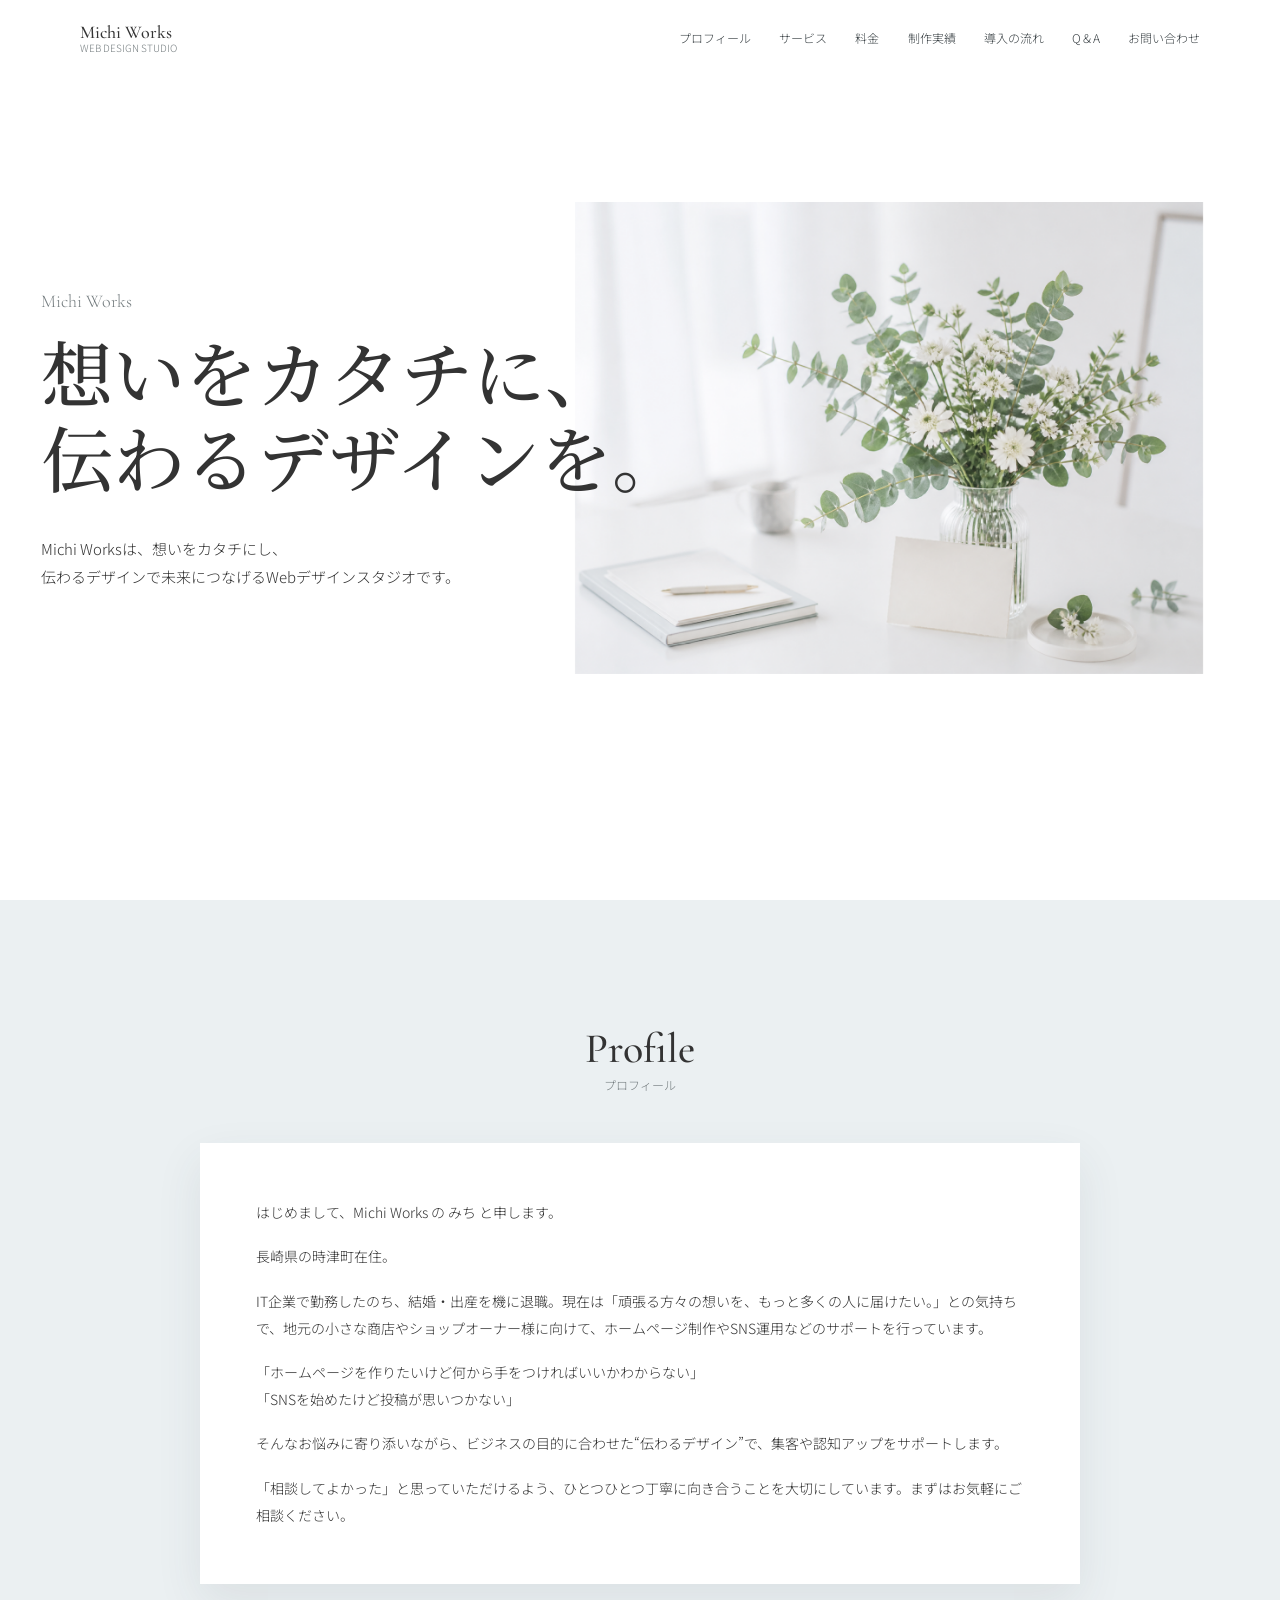
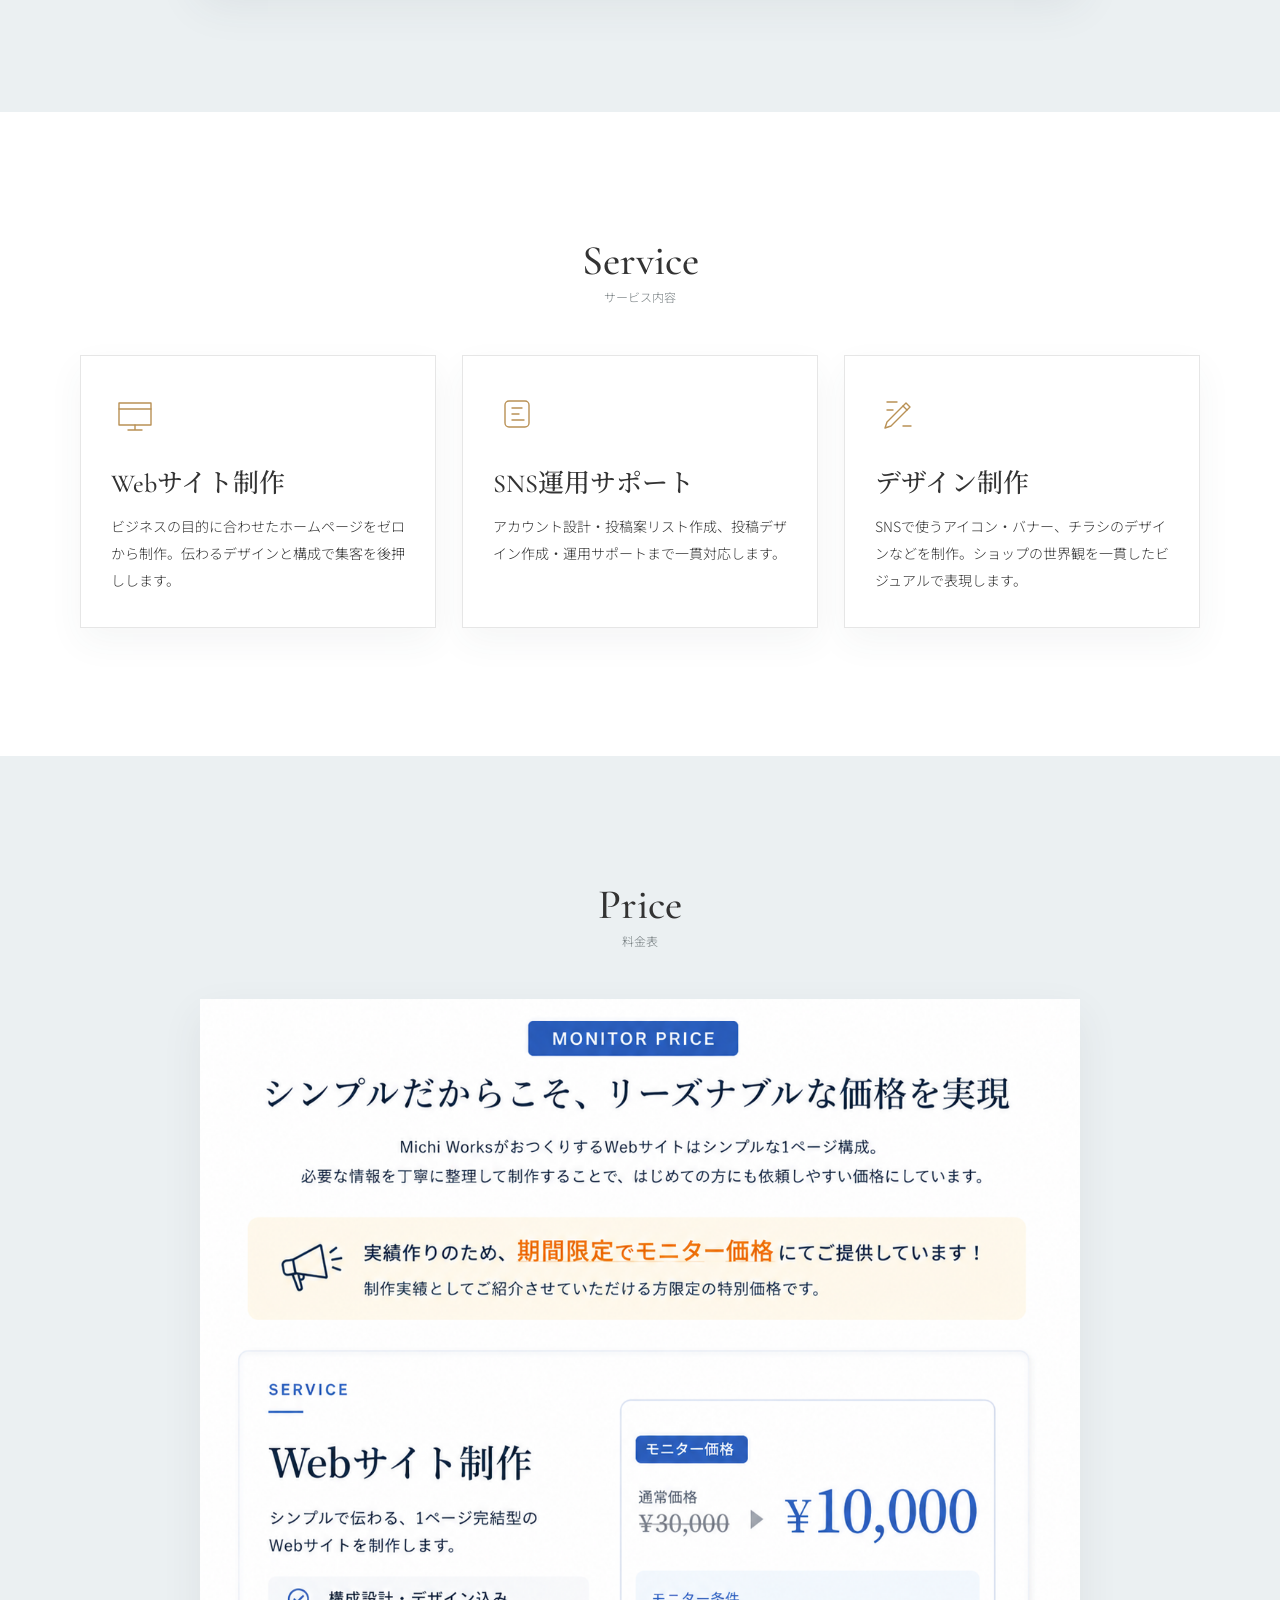
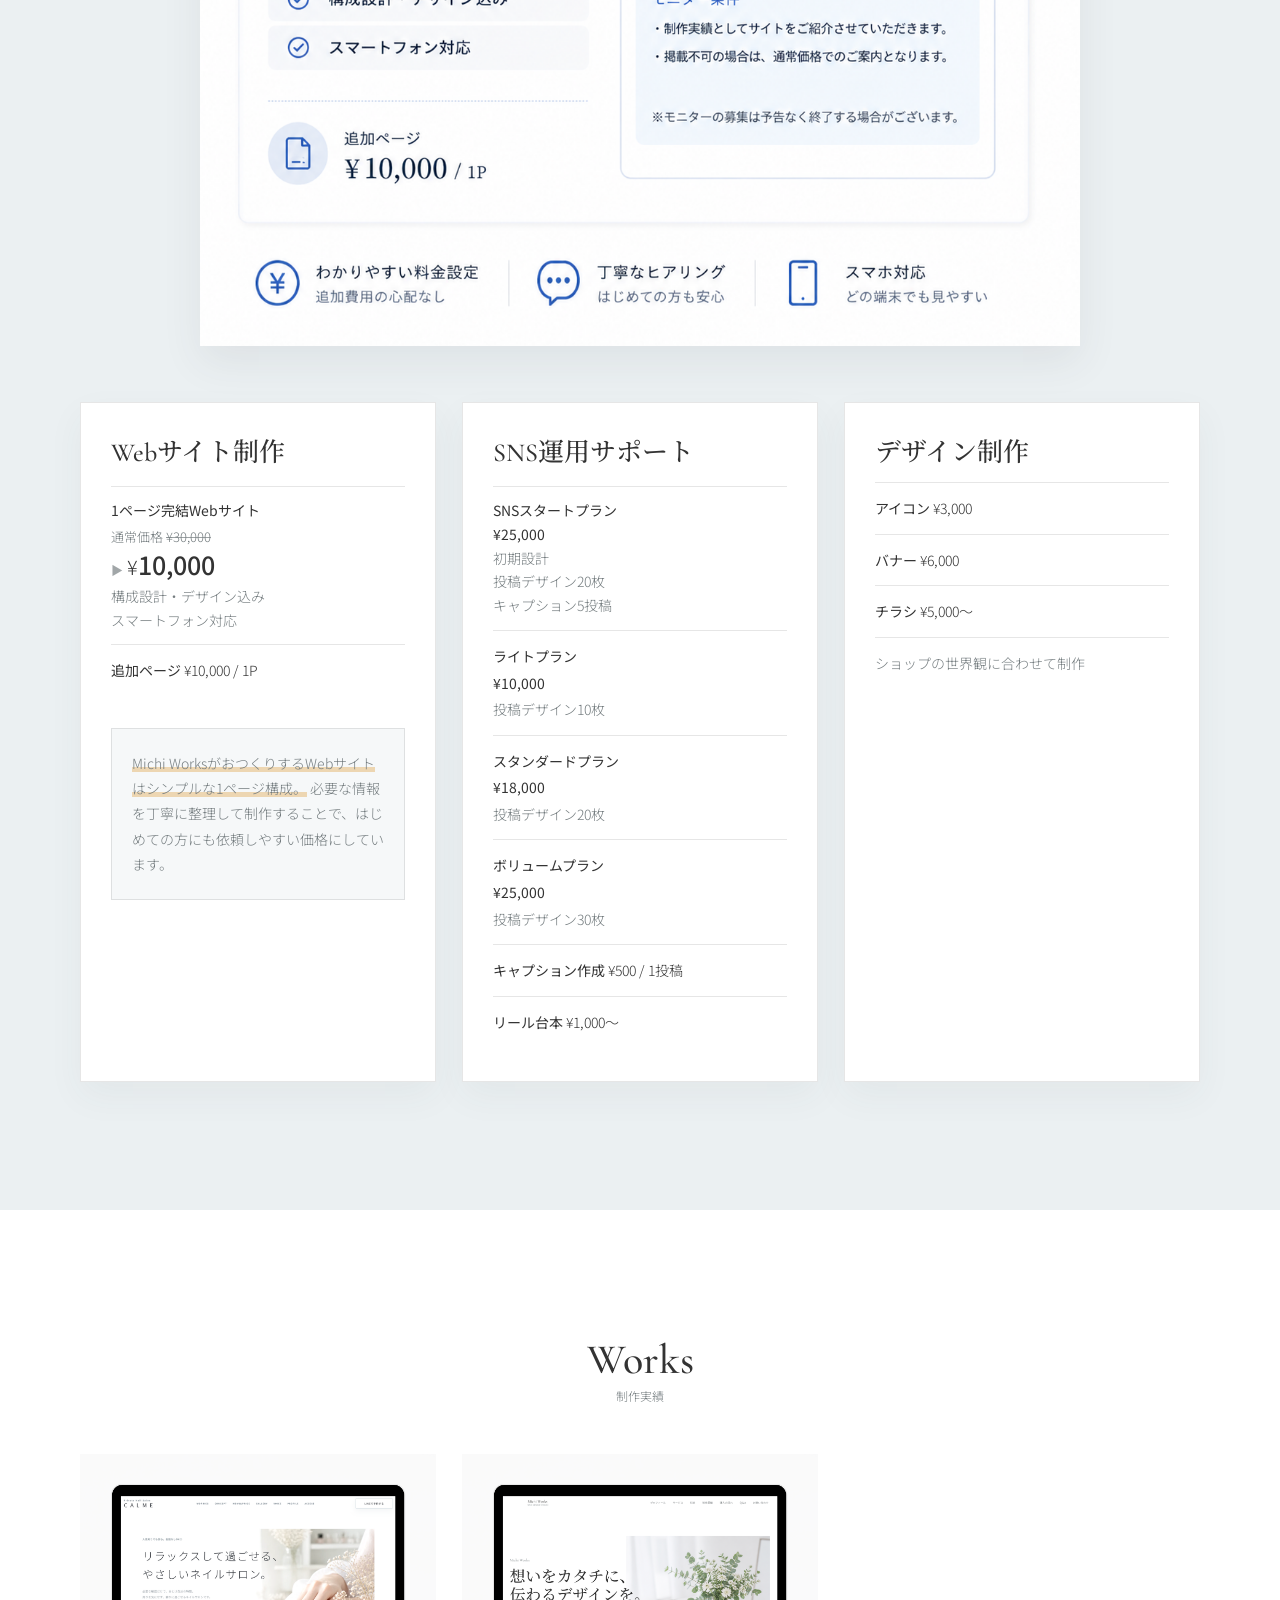
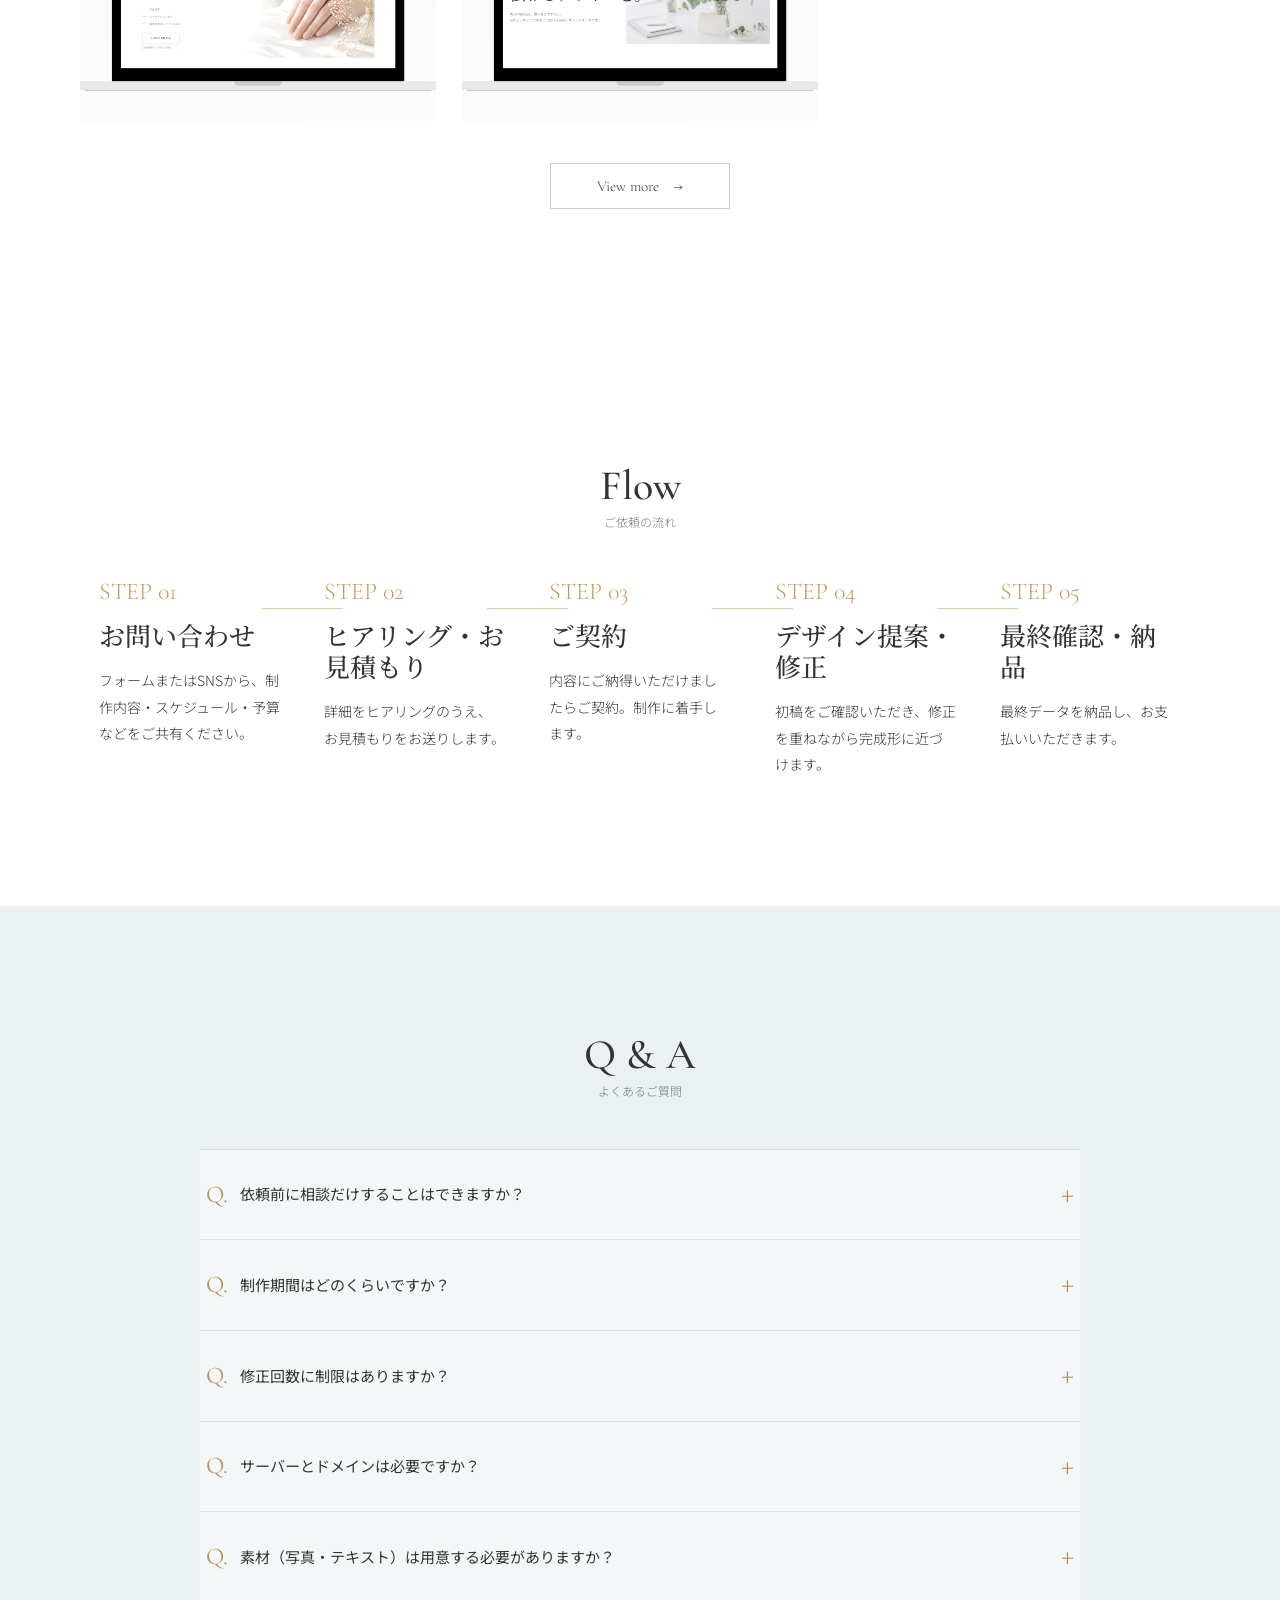
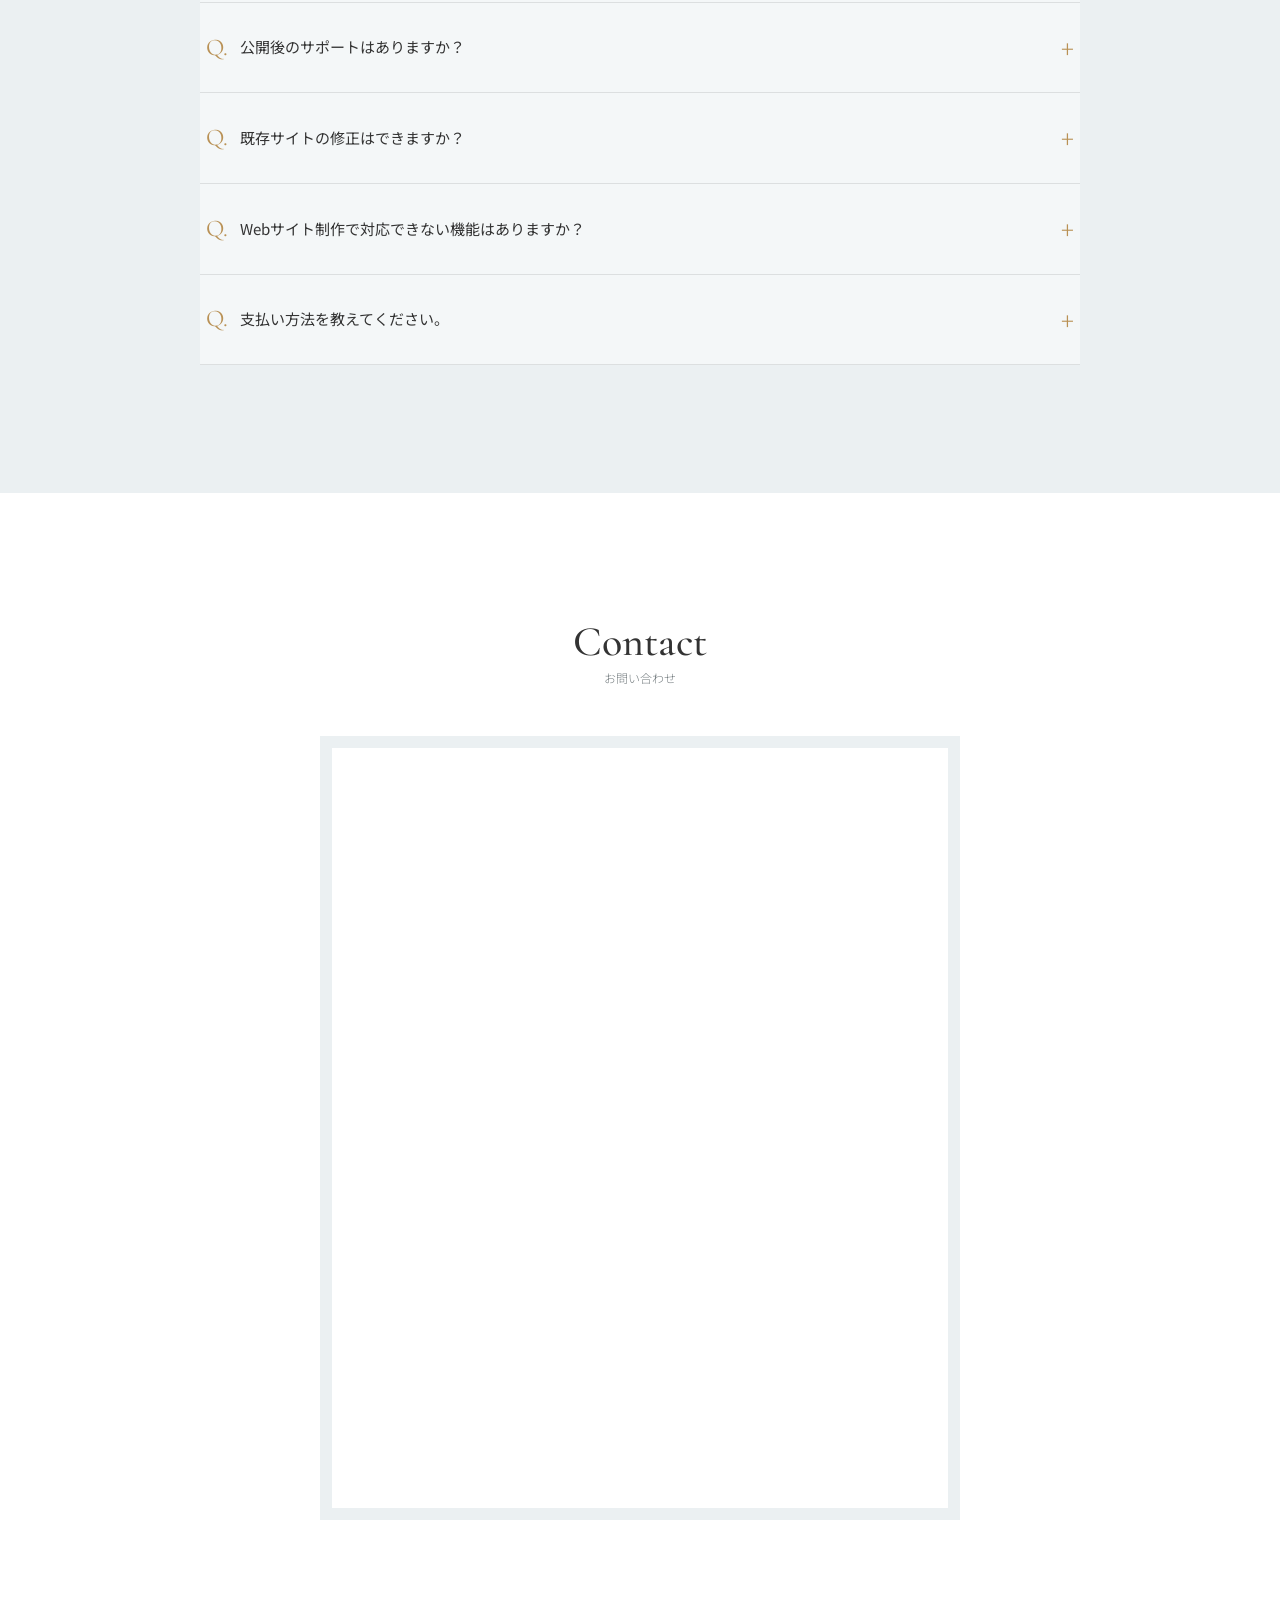
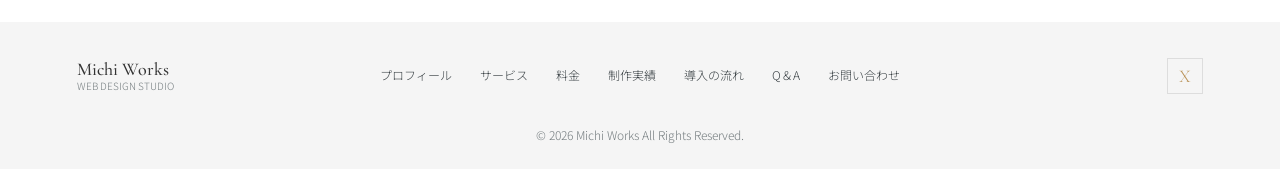
<file: index.html>
<!doctype html>
<html lang="ja">
  <head>
    <meta charset="utf-8">
    <!-- Google Tag Manager -->
    <script>(function(w,d,s,l,i){w[l]=w[l]||[];w[l].push({'gtm.start':
    new Date().getTime(),event:'gtm.js'});var f=d.getElementsByTagName(s)[0],
    j=d.createElement(s),dl=l!='dataLayer'?'&l='+l:'';j.async=true;j.src=
    'https://www.googletagmanager.com/gtm.js?id='+i+dl;f.parentNode.insertBefore(j,f);
    })(window,document,'script','dataLayer','GTM-KZBZVL5W');</script>
    <!-- End Google Tag Manager -->
    <meta name="viewport" content="width=device-width, initial-scale=1">
    <meta name="description" content="Michi Worksは、個人商店やショップオーナー様に向けたWebサイト制作・SNS運用サポート・デザイン制作を行うWebデザインスタジオです。">
    <title>Michi Works | Web Design Studio</title>
    <meta property="og:site_name" content="Michi Works">
    <meta property="og:title" content="Michi Works | Web Design Studio">
    <meta property="og:description" content="Michi Worksは、個人商店やショップオーナー様に向けたWebサイト制作・SNS運用サポート・デザイン制作を行うWebデザインスタジオです。">
    <meta property="og:type" content="website">
    <meta property="og:url" content="https://michi-works.com/">
    <meta property="og:image" content="https://michi-works.com/assets/ogp.png">
    <meta property="og:image:width" content="1200">
    <meta property="og:image:height" content="630">
    <meta property="og:locale" content="ja_JP">
    <meta name="twitter:card" content="summary_large_image">
    <meta name="twitter:title" content="Michi Works | Web Design Studio">
    <meta name="twitter:description" content="Michi Worksは、個人商店やショップオーナー様に向けたWebサイト制作・SNS運用サポート・デザイン制作を行うWebデザインスタジオです。">
    <meta name="twitter:image" content="https://michi-works.com/assets/ogp.png">
    <link rel="preconnect" href="https://fonts.googleapis.com">
    <link rel="preconnect" href="https://fonts.gstatic.com" crossorigin>
    <link href="https://fonts.googleapis.com/css2?family=Cormorant+Garamond:wght@400;500;600&family=Noto+Sans+JP:wght@300;400;500&family=Noto+Serif+JP:wght@400;500&display=swap" rel="stylesheet">
    <link rel="stylesheet" href="styles.css">
  </head>
  <body>
    <!-- Google Tag Manager (noscript) -->
    <noscript><iframe src="https://www.googletagmanager.com/ns.html?id=GTM-KZBZVL5W"
    height="0" width="0" style="display:none;visibility:hidden"></iframe></noscript>
    <!-- End Google Tag Manager (noscript) -->
    <header class="site-header">
      <a class="brand" href="#top" aria-label="Michi Works ホーム">
        <span>Michi Works</span>
        <small>Web Design Studio</small>
      </a>
      <button class="menu-toggle" type="button" aria-label="メニューを開く" aria-expanded="false" aria-controls="site-nav">
        <span></span>
        <span></span>
      </button>
      <nav class="site-nav" id="site-nav" aria-label="グローバルナビゲーション">
        <a href="#profile">プロフィール</a>
        <a href="#service">サービス</a>
        <a href="#price">料金</a>
        <a href="#works">制作実績</a>
        <a href="#flow">導入の流れ</a>
        <a href="#qa">Q＆A</a>
        <a href="#contact">お問い合わせ</a>
      </nav>
    </header>

    <main id="top">
      <section class="hero section">
        <div class="hero-copy">
          <p class="eyebrow">Michi Works</p>
          <h1><span class="hero-line">想いをカタチに、</span><span class="hero-line">伝わるデザインを。</span></h1>
          <p class="lead">Michi Worksは、想いをカタチにし、<br>伝わるデザインで未来につなげるWebデザインスタジオです。</p>
        </div>
        <figure class="hero-image">
          <img src="assets/hero-botanical.png" alt="ユーカリと白い花、ステーショナリーを写した明るいビジュアル">
        </figure>
      </section>

      <section class="profile section soft" id="profile">
        <div class="section-heading">
          <p>Profile</p>
          <h2>プロフィール</h2>
        </div>
        <div class="profile-layout">
          <div class="profile-text">
            <p>はじめまして、Michi Works の みち と申します。</p>
            <p>長崎県の時津町在住。</p>
            <p>IT企業で勤務したのち、結婚・出産を機に退職。現在は「頑張る方々の想いを、もっと多くの人に届けたい。」との気持ちで、地元の小さな商店やショップオーナー様に向けて、ホームページ制作やSNS運用などのサポートを行っています。</p>
            <p>「ホームページを作りたいけど何から手をつければいいかわからない」<br>「SNSを始めたけど投稿が思いつかない」</p>
            <p>そんなお悩みに寄り添いながら、ビジネスの目的に合わせた“伝わるデザイン”で、集客や認知アップをサポートします。</p>
            <p>「相談してよかった」と思っていただけるよう、ひとつひとつ丁寧に向き合うことを大切にしています。まずはお気軽にご相談ください。</p>
          </div>
        </div>
      </section>

      <section class="section" id="service">
        <div class="section-heading">
          <p>Service</p>
          <h2>サービス内容</h2>
        </div>
        <div class="service-grid">
          <article class="service-card">
            <svg viewBox="0 0 48 48" aria-hidden="true"><path d="M8 13h32v22H8z"/><path d="M8 19h32M17 40h14M24 35v5"/></svg>
            <h3>Webサイト制作</h3>
            <p>ビジネスの目的に合わせたホームページをゼロから制作。伝わるデザインと構成で集客を後押しします。</p>
          </article>
          <article class="service-card">
            <svg viewBox="0 0 48 48" aria-hidden="true"><path d="M16 11h16a4 4 0 0 1 4 4v18a4 4 0 0 1-4 4H16a4 4 0 0 1-4-4V15a4 4 0 0 1 4-4z"/><path d="M19 18h10M19 24h7M19 30h12"/></svg>
            <h3>SNS運用サポート</h3>
            <p>アカウント設計・投稿案リスト作成、投稿デザイン作成・運用サポートまで一貫対応します。</p>
          </article>
          <article class="service-card">
            <svg viewBox="0 0 48 48" aria-hidden="true"><path d="M12 32 31 13l4 4-19 19-6 2z"/><path d="m28 16 4 4M12 12h10M12 20h6M28 36h8"/></svg>
            <h3>デザイン制作</h3>
            <p>SNSで使うアイコン・バナー、チラシのデザインなどを制作。ショップの世界観を一貫したビジュアルで表現します。</p>
          </article>
        </div>
      </section>

      <section class="section soft" id="price">
        <div class="section-heading">
          <p>Price</p>
          <h2>料金表</h2>
        </div>
        <figure class="limited-price">
          <img src="assets/limited_price.png" alt="期間限定価格のお知らせ">
        </figure>
        <div class="price-grid">
          <article class="price-card">
            <h3>Webサイト制作</h3>
            <p class="price-details"><span class="price-strong">1ページ完結Webサイト</span><br><span class="price-offer"><span class="regular-price">通常価格 <s>¥30,000</s></span><span class="monitor-price"><span class="price-arrow" aria-hidden="true">▶</span>¥<span class="sale-price">10,000</span></span></span><br>構成設計・デザイン込み<br>スマートフォン対応</p>
            <ul>
              <li><span class="price-strong">追加ページ <strong>¥10,000 / 1P</strong></span></li>
            </ul>
            <div class="price-reason">
              <p><span class="soft-underline">Michi WorksがおつくりするWebサイトはシンプルな1ページ構成。</span> 必要な情報を丁寧に整理して制作することで、はじめての方にも依頼しやすい価格にしています。</p>
            </div>
          </article>
          <article class="price-card featured">
            <h3>SNS運用サポート</h3>
            <p class="price-details"><span class="price-strong">SNSスタートプラン</span><br><span class="price-strong">¥25,000</span><br>初期設計<br>投稿デザイン20枚<br>キャプション5投稿</p>
            <ul>
              <li><span class="price-strong">ライトプラン</span><br><strong class="price-strong">¥10,000</strong><br>投稿デザイン10枚</li>
              <li><span class="price-strong">スタンダードプラン</span><br><strong class="price-strong">¥18,000</strong><br>投稿デザイン20枚</li>
              <li><span class="price-strong">ボリュームプラン</span><br><strong class="price-strong">¥25,000</strong><br>投稿デザイン30枚</li>
              <li><span class="price-strong">キャプション作成 <strong>¥500 / 1投稿</strong></span></li>
              <li><span class="price-strong">リール台本 <strong>¥1,000〜</strong></span></li>
            </ul>
          </article>
          <article class="price-card">
            <h3>デザイン制作</h3>
            <ul>
              <li><span class="price-strong">アイコン <strong>¥3,000</strong></span></li>
              <li><span class="price-strong">バナー <strong>¥6,000</strong></span></li>
              <li><span class="price-strong">チラシ <strong>¥5,000〜</strong></span></li>
              <li>ショップの世界観に合わせて制作</li>
            </ul>
          </article>
        </div>
      </section>

      <section class="section" id="works">
        <div class="section-heading">
          <p>Works</p>
          <h2>制作実績</h2>
        </div>
        <div class="works-grid">
          <a class="work-card work-popup-link" href="works/2026-05-15_sample-nailsalon_website/2026-05-15_sample-nailsalon_website.html" aria-label="Webサイト制作 Private Nail Salon CALME の制作実績をポップアップで開く">
            <div class="work-visual">
              <img src="works/2026-05-15_sample-nailsalon_website/mockup_sample_nailsalon.png" alt="Webサイト制作「Private Nail Salon CALME」のモックアップサムネイル">
            </div>
            <div class="work-caption">
              <h3>Webサイト制作「Private Nail Salon CALME」</h3>
              <p>落ち着いた世界観と予約導線が伝わるサイトを制作。<br>※このWebサイトはMichiWorksが自主製作したサンプルサイトです。</p>
              <time datetime="2026-05-15">2026年5月15日</time>
            </div>
          </a>
          <a class="work-card work-popup-link" href="works/2026-05-08_michi-works_website/2026-05-08_michi-works_website.html" aria-label="Webサイト制作 Michi Works の制作実績をポップアップで開く">
            <div class="work-visual">
              <img src="works/2026-05-08_michi-works_website/mockup_michi-works.png" alt="Webサイト制作「Michi Works」のモックアップサムネイル">
            </div>
            <div class="work-caption">
              <h3>Webサイト制作「Michi Works」</h3>
              <p>問い合わせまで自然につながる構成で制作。</p>
              <time datetime="2026-05-08">2026年5月8日</time>
            </div>
          </a>
        </div>
        <a class="text-button" href="#works">View more <span>→</span></a>
      </section>

      <section class="section flow" id="flow">
        <div class="section-heading">
          <p>Flow</p>
          <h2>ご依頼の流れ</h2>
        </div>
        <ol class="flow-list">
          <li><span>STEP 01</span><h3>お問い合わせ</h3><p>フォームまたはSNSから、制作内容・スケジュール・予算などをご共有ください。</p></li>
          <li><span>STEP 02</span><h3>ヒアリング・お見積もり</h3><p>詳細をヒアリングのうえ、お見積もりをお送りします。</p></li>
          <li><span>STEP 03</span><h3>ご契約</h3><p>内容にご納得いただけましたらご契約。制作に着手します。</p></li>
          <li><span>STEP 04</span><h3>デザイン提案・修正</h3><p>初稿をご確認いただき、修正を重ねながら完成形に近づけます。</p></li>
          <li><span>STEP 05</span><h3>最終確認・納品</h3><p>最終データを納品し、お支払いいただきます。</p></li>
        </ol>
      </section>

      <section class="section soft" id="qa">
        <div class="section-heading">
          <p>Q &amp; A</p>
          <h2>よくあるご質問</h2>
        </div>
        <div class="faq-list">
          <details>
            <summary><span>Q.</span>依頼前に相談だけすることはできますか？</summary>
            <p><span>A.</span>はい、もちろんです。お問い合わせフォームよりお気軽にご連絡ください。事前相談・お見積もりは無料です。</p>
          </details>
          <details>
            <summary><span>Q.</span>制作期間はどのくらいですか？</summary>
            <p><span>A.</span>内容によりますが、Webサイトで1か月が目安です。SNS運用サポートについては、投稿デザイン10枚で1週間が目安です。お急ぎの場合はご相談ください。</p>
          </details>
          <details>
            <summary><span>Q.</span>修正回数に制限はありますか？</summary>
            <p><span>A.</span>修正回数に制限は設けていません。</p>
          </details>
          <details>
            <summary><span>Q.</span>サーバーとドメインは必要ですか？</summary>
            <p><span>A.</span>サーバーとドメインはどちらも必要です。お客さまご自身にてご契約をお願いします。取得の際のサポートは無料で行っております。</p>
          </details>
          <details>
            <summary><span>Q.</span>素材（写真・テキスト）は用意する必要がありますか？</summary>
            <p><span>A.</span>基本的にお客様にご用意いただきますが、ストック素材の手配も可能です。詳しくはヒアリング時にご確認ください。</p>
          </details>
          <details>
            <summary><span>Q.</span>公開後のサポートはありますか？</summary>
            <p><span>A.</span>納品から2週間は、無償でサポートいたします。無償サポート期間以降は、月額プランで対応します。サーバー・ドメインの障害や第三者編集後の不具合は対象外です。</p>
          </details>
          <details>
            <summary><span>Q.</span>既存サイトの修正はできますか？</summary>
            <p><span>A.</span>すでにお持ちのホームページの修正は、原則としてお受けしておりません。作り替えたい場合は「新規制作」として対応いたします。</p>
          </details>
          <details>
            <summary><span>Q.</span>Webサイト制作で対応できない機能はありますか？</summary>
            <p><span>A.</span>会員登録・ログイン機能、ネットショップ・カート機能、予約システム、商品検索・絞り込み機能には対応いたしかねます。</p>
          </details>
          <details>
            <summary><span>Q.</span>支払い方法を教えてください。</summary>
            <p><span>A.</span>銀行振込とクレジット支払いに対応しています。</p>
          </details>
        </div>
      </section>

      <section class="section contact" id="contact">
        <div class="section-heading">
          <p>Contact</p>
          <h2>お問い合わせ</h2>
        </div>
        <div class="form-frame">
          <iframe src="https://docs.google.com/forms/d/e/1FAIpQLSc5JntG9w4wKBd0bwu-jStQiojMh2JnatTg2srNlY6Qtrcbag/viewform?embedded=true" title="Michi Works お問い合わせフォーム" loading="lazy">読み込んでいます…</iframe>
        </div>
      </section>
    </main>

    <footer class="site-footer">
      <div class="footer-top">
        <a class="brand" href="#top">
          <span>Michi Works</span>
          <small>Web Design Studio</small>
        </a>
        <nav aria-label="フッターナビゲーション">
          <a href="#profile">プロフィール</a>
          <a href="#service">サービス</a>
          <a href="#price">料金</a>
          <a href="#works">制作実績</a>
          <a href="#flow">導入の流れ</a>
          <a href="#qa">Q＆A</a>
          <a href="#contact">お問い合わせ</a>
        </nav>
        <a class="sns" href="https://x.com/michi_lifeworks" target="_blank" rel="noopener" aria-label="Xを開く">X</a>
      </div>
      <p class="copyright">© 2026 Michi Works All Rights Reserved.</p>
    </footer>

    <script src="script.js"></script>
  </body>
</html>
</file>
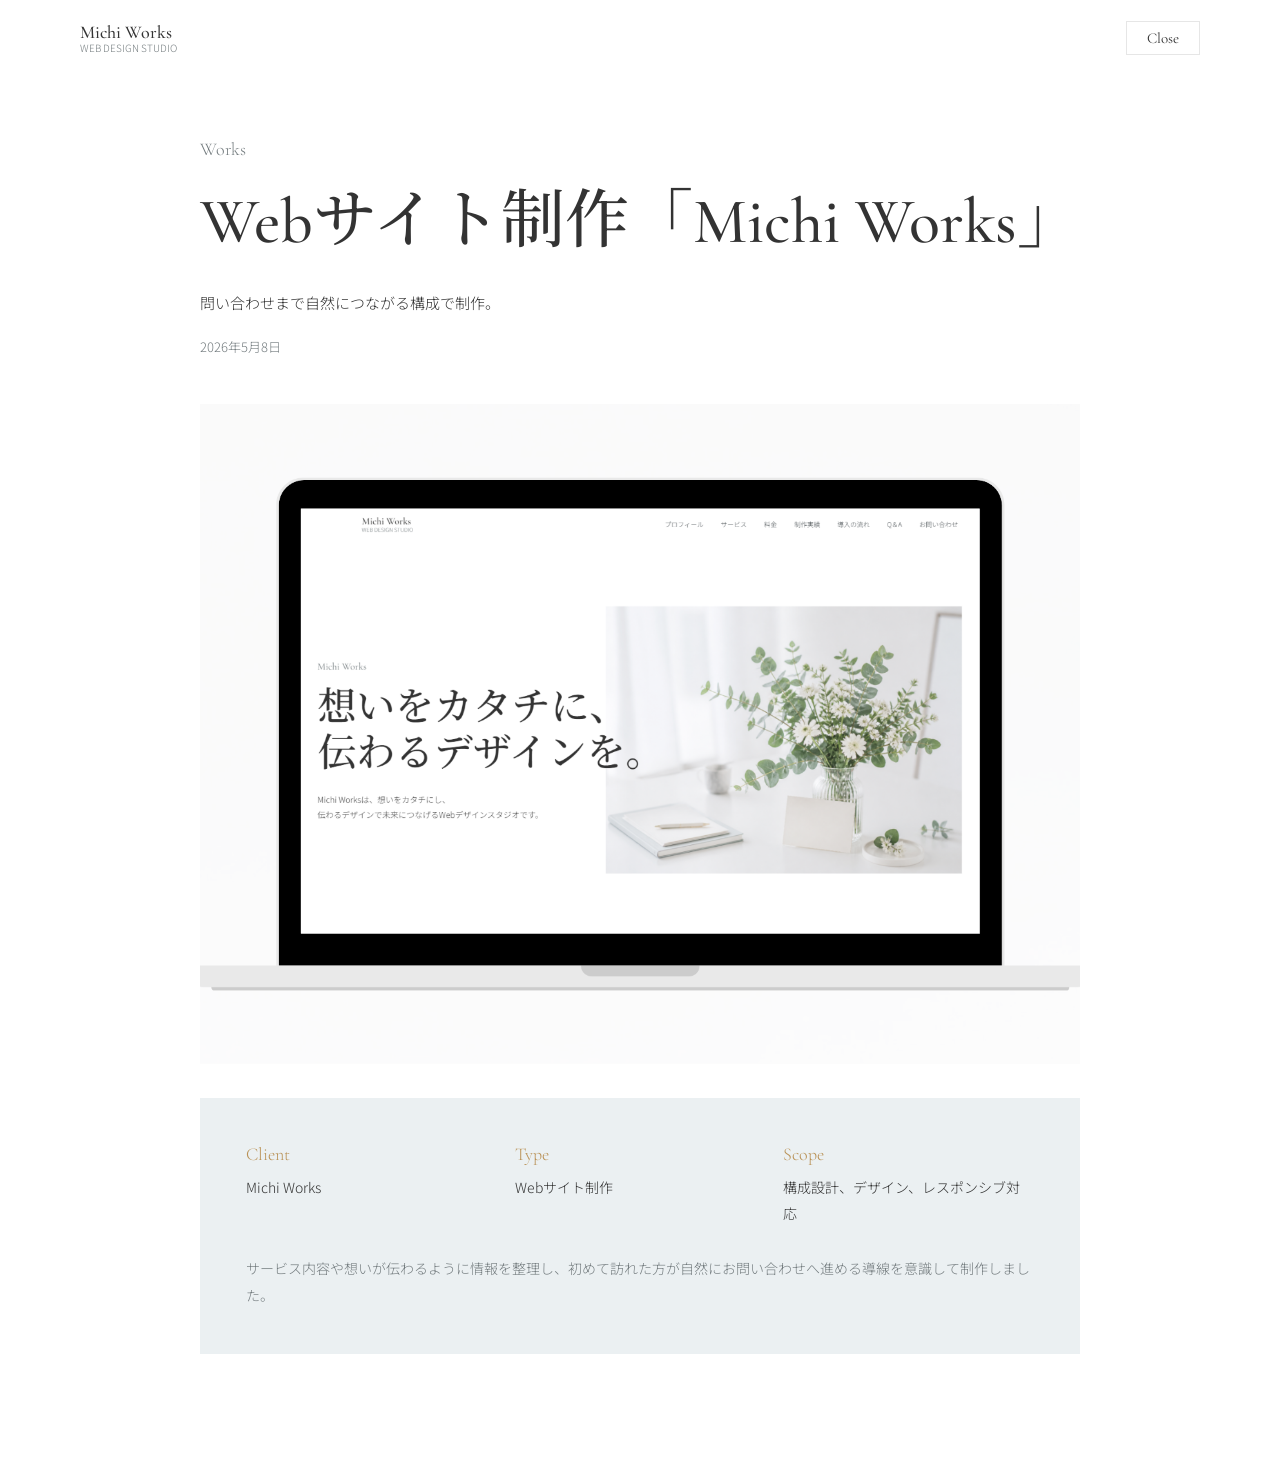
<file: works/2026-05-08_michi-works_website/2026-05-08_michi-works_website.html>
<!doctype html>
<html lang="ja">
  <head>
    <meta charset="utf-8">
    <!-- Google Tag Manager -->
    <script>(function(w,d,s,l,i){w[l]=w[l]||[];w[l].push({'gtm.start':
    new Date().getTime(),event:'gtm.js'});var f=d.getElementsByTagName(s)[0],
    j=d.createElement(s),dl=l!='dataLayer'?'&l='+l:'';j.async=true;j.src=
    'https://www.googletagmanager.com/gtm.js?id='+i+dl;f.parentNode.insertBefore(j,f);
    })(window,document,'script','dataLayer','GTM-KZBZVL5W');</script>
    <!-- End Google Tag Manager -->
    <meta name="viewport" content="width=device-width, initial-scale=1">
    <meta name="description" content="Webサイト制作「Michi Works」の制作実績詳細ページです。">
    <title>Webサイト制作「Michi Works」 | Works | Michi Works</title>
    <meta property="og:site_name" content="Michi Works">
    <meta property="og:title" content="Webサイト制作「Michi Works」 | Works | Michi Works">
    <meta property="og:description" content="Webサイト制作「Michi Works」の制作実績詳細ページです。">
    <meta property="og:type" content="article">
    <meta property="og:url" content="https://michi-works.com/works/2026-05-08_michi-works_website/2026-05-08_michi-works_website.html">
    <meta property="og:image" content="https://michi-works.com/assets/ogp.png">
    <meta property="og:image:width" content="1200">
    <meta property="og:image:height" content="630">
    <meta property="og:locale" content="ja_JP">
    <meta name="twitter:card" content="summary_large_image">
    <meta name="twitter:title" content="Webサイト制作「Michi Works」 | Works | Michi Works">
    <meta name="twitter:description" content="Webサイト制作「Michi Works」の制作実績詳細ページです。">
    <meta name="twitter:image" content="https://michi-works.com/assets/ogp.png">
    <link rel="preconnect" href="https://fonts.googleapis.com">
    <link rel="preconnect" href="https://fonts.gstatic.com" crossorigin>
    <link href="https://fonts.googleapis.com/css2?family=Cormorant+Garamond:wght@400;500;600&family=Noto+Sans+JP:wght@300;400;500&family=Noto+Serif+JP:wght@400;500&display=swap" rel="stylesheet">
    <link rel="stylesheet" href="../../styles.css">
  </head>
  <body>
    <!-- Google Tag Manager (noscript) -->
    <noscript><iframe src="https://www.googletagmanager.com/ns.html?id=GTM-KZBZVL5W"
    height="0" width="0" style="display:none;visibility:hidden"></iframe></noscript>
    <!-- End Google Tag Manager (noscript) -->
    <header class="site-header popup-header">
      <div class="brand" aria-label="Michi Works">
        <span>Michi Works</span>
        <small>Web Design Studio</small>
      </div>
      <button class="popup-close" type="button" aria-label="閉じる">Close</button>
    </header>

    <main>
      <section class="section work-detail">
        <div class="work-detail-inner">
          <p class="eyebrow">Works</p>
          <h1>Webサイト制作「Michi Works」</h1>
          <p class="lead">問い合わせまで自然につながる構成で制作。</p>
          <time datetime="2026-05-08">2026年5月8日</time>

          <figure class="work-detail-visual">
            <img src="mockup_michi-works.png" alt="Michi WorksのWebサイト制作モックアップ">
          </figure>

          <div class="work-detail-card">
            <dl>
              <div>
                <dt>Client</dt>
                <dd>Michi Works</dd>
              </div>
              <div>
                <dt>Type</dt>
                <dd>Webサイト制作</dd>
              </div>
              <div>
                <dt>Scope</dt>
                <dd>構成設計、デザイン、レスポンシブ対応</dd>
              </div>
            </dl>
            <p>サービス内容や想いが伝わるように情報を整理し、初めて訪れた方が自然にお問い合わせへ進める導線を意識して制作しました。</p>
          </div>

        </div>
      </section>
    </main>

    <script src="../../script.js"></script>
  </body>
</html>
</file>
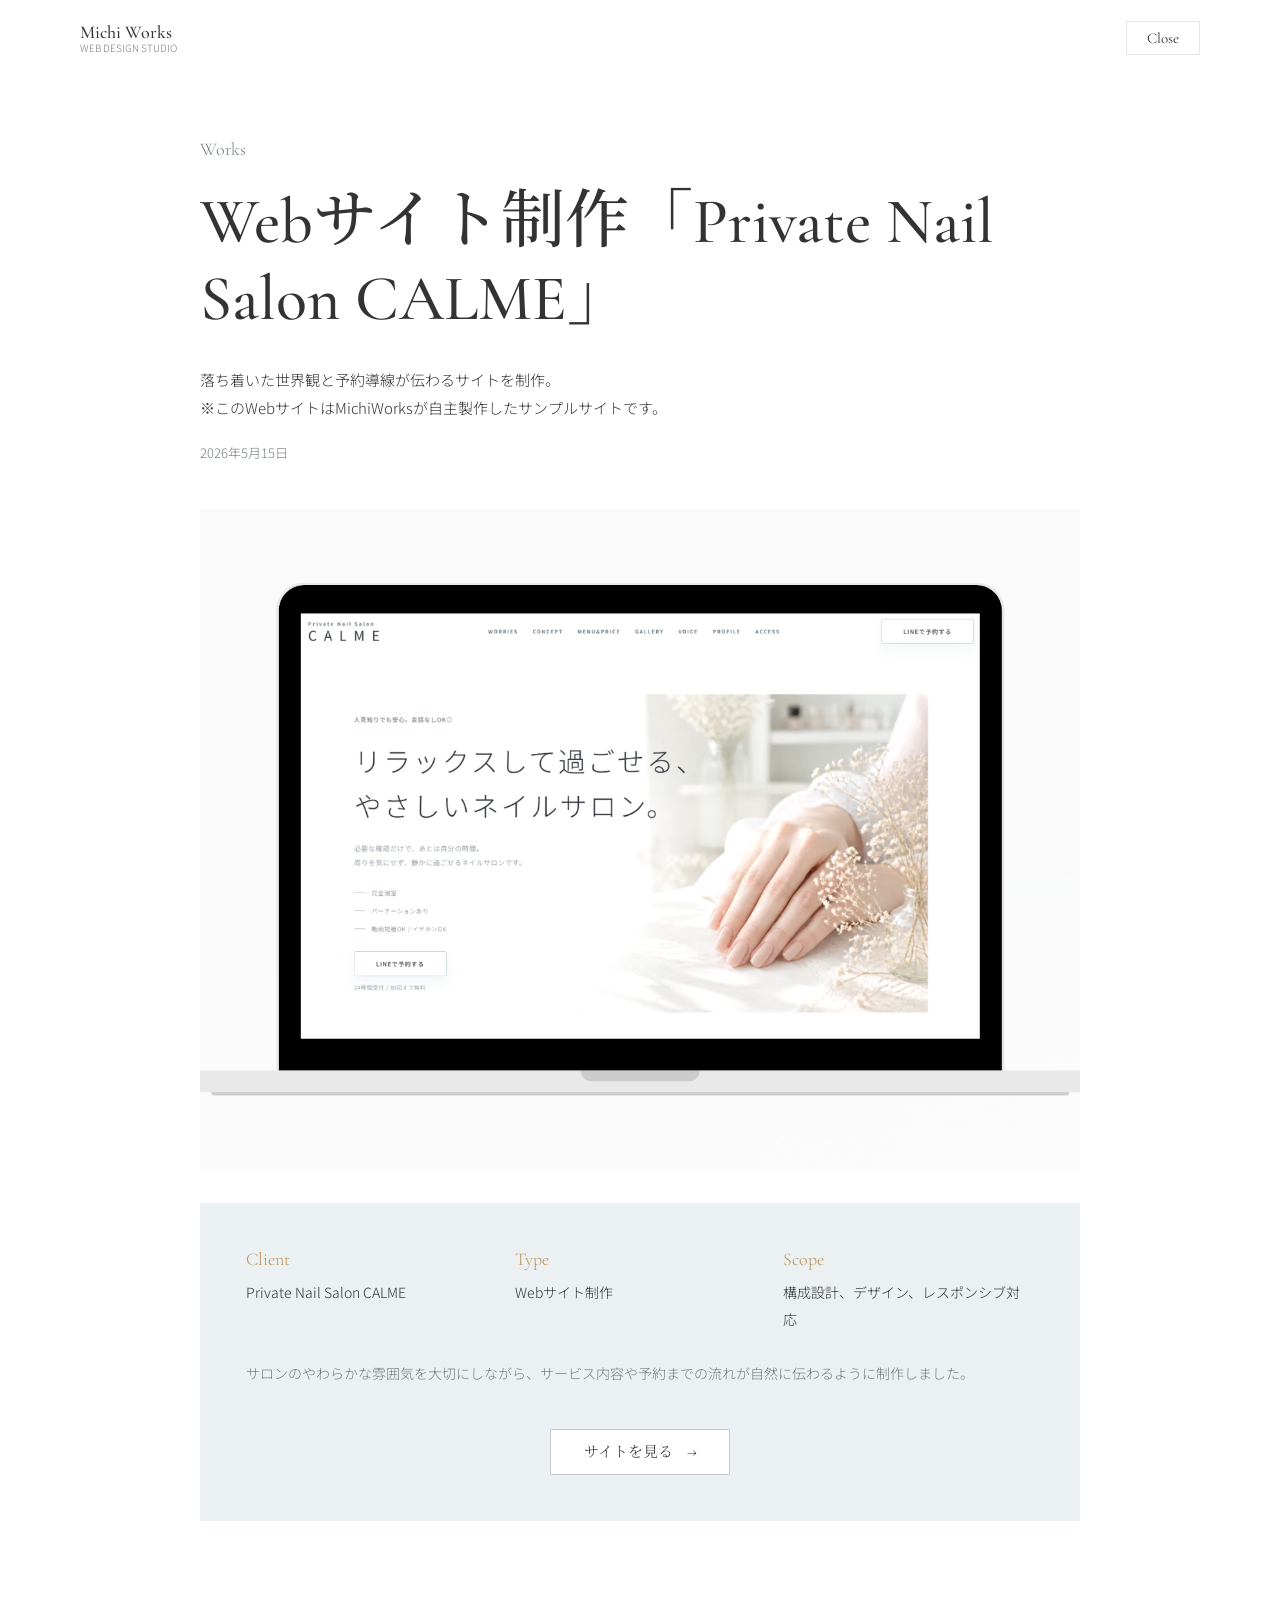
<file: works/2026-05-15_sample-nailsalon_website/2026-05-15_sample-nailsalon_website.html>
<!doctype html>
<html lang="ja">
  <head>
    <meta charset="utf-8">
    <!-- Google Tag Manager -->
    <script>(function(w,d,s,l,i){w[l]=w[l]||[];w[l].push({'gtm.start':
    new Date().getTime(),event:'gtm.js'});var f=d.getElementsByTagName(s)[0],
    j=d.createElement(s),dl=l!='dataLayer'?'&l='+l:'';j.async=true;j.src=
    'https://www.googletagmanager.com/gtm.js?id='+i+dl;f.parentNode.insertBefore(j,f);
    })(window,document,'script','dataLayer','GTM-KZBZVL5W');</script>
    <!-- End Google Tag Manager -->
    <meta name="viewport" content="width=device-width, initial-scale=1">
    <meta name="description" content="Webサイト制作「Private Nail Salon CALME」の制作実績詳細ページです。">
    <title>Webサイト制作「Private Nail Salon CALME」 | Works | Michi Works</title>
    <meta property="og:site_name" content="Michi Works">
    <meta property="og:title" content="Webサイト制作「Private Nail Salon CALME」 | Works | Michi Works">
    <meta property="og:description" content="Webサイト制作「Private Nail Salon CALME」の制作実績詳細ページです。">
    <meta property="og:type" content="article">
    <meta property="og:url" content="https://michi-works.com/works/2026-05-15_sample-nailsalon_website/2026-05-15_sample-nailsalon_website.html">
    <meta property="og:image" content="https://michi-works.com/assets/ogp.png">
    <meta property="og:image:width" content="1200">
    <meta property="og:image:height" content="630">
    <meta property="og:locale" content="ja_JP">
    <meta name="twitter:card" content="summary_large_image">
    <meta name="twitter:title" content="Webサイト制作「Private Nail Salon CALME」 | Works | Michi Works">
    <meta name="twitter:description" content="Webサイト制作「Private Nail Salon CALME」の制作実績詳細ページです。">
    <meta name="twitter:image" content="https://michi-works.com/assets/ogp.png">
    <link rel="preconnect" href="https://fonts.googleapis.com">
    <link rel="preconnect" href="https://fonts.gstatic.com" crossorigin>
    <link href="https://fonts.googleapis.com/css2?family=Cormorant+Garamond:wght@400;500;600&family=Noto+Sans+JP:wght@300;400;500&family=Noto+Serif+JP:wght@400;500&display=swap" rel="stylesheet">
    <link rel="stylesheet" href="../../styles.css">
  </head>
  <body>
    <!-- Google Tag Manager (noscript) -->
    <noscript><iframe src="https://www.googletagmanager.com/ns.html?id=GTM-KZBZVL5W"
    height="0" width="0" style="display:none;visibility:hidden"></iframe></noscript>
    <!-- End Google Tag Manager (noscript) -->
    <header class="site-header popup-header">
      <div class="brand" aria-label="Michi Works">
        <span>Michi Works</span>
        <small>Web Design Studio</small>
      </div>
      <button class="popup-close" type="button" aria-label="閉じる">Close</button>
    </header>

    <main>
      <section class="section work-detail">
        <div class="work-detail-inner">
          <p class="eyebrow">Works</p>
          <h1>Webサイト制作「Private Nail Salon CALME」</h1>
          <p class="lead">落ち着いた世界観と予約導線が伝わるサイトを制作。<br><span class="nowrap-note">※このWebサイトはMichiWorksが自主製作したサンプルサイトです。</span></p>
          <time datetime="2026-05-15">2026年5月15日</time>

          <figure class="work-detail-visual">
            <img src="mockup_sample_nailsalon.png" alt="Private Nail Salon CALMEのWebサイト制作モックアップ">
          </figure>

          <div class="work-detail-card">
            <dl>
              <div>
                <dt>Client</dt>
                <dd>Private Nail Salon CALME</dd>
              </div>
              <div>
                <dt>Type</dt>
                <dd>Webサイト制作</dd>
              </div>
              <div>
                <dt>Scope</dt>
                <dd>構成設計、デザイン、レスポンシブ対応</dd>
              </div>
            </dl>
            <p>サロンのやわらかな雰囲気を大切にしながら、サービス内容や予約までの流れが自然に伝わるように制作しました。</p>
            <a class="text-button work-site-link" href="https://michi-works.com/works/2026-05-15_sample-nailsalon_website/site/" target="_blank" rel="noopener">サイトを見る <span>→</span></a>
          </div>

        </div>
      </section>
    </main>

    <script src="../../script.js"></script>
  </body>
</html>
</file>
<file: styles.css>
:root {
  --base: #ffffff;
  --soft: #ebf0f2;
  --accent: #ebca98;
  --text: #333333;
  --muted: #747c7f;
  --line: rgba(51, 51, 51, 0.12);
  --shadow: 0 18px 44px rgba(60, 70, 76, 0.09);
  --serif: "Cormorant Garamond", "Noto Serif JP", serif;
  --sans: "Noto Sans JP", system-ui, sans-serif;
}

* {
  box-sizing: border-box;
}

html {
  scroll-behavior: smooth;
  scroll-padding-top: 86px;
}

body {
  margin: 0;
  color: var(--text);
  background: var(--base);
  font-family: var(--sans);
  font-weight: 300;
  line-height: 1.9;
  letter-spacing: 0;
  overflow-x: hidden;
}

img {
  display: block;
  max-width: 100%;
}

iframe,
svg {
  max-width: 100%;
}

a {
  color: inherit;
  text-decoration: none;
}

.site-header {
  position: fixed;
  inset: 0 0 auto 0;
  z-index: 50;
  display: flex;
  align-items: center;
  justify-content: space-between;
  height: 76px;
  padding: 0 max(20px, calc((100vw - 1120px) / 2));
  background: rgba(255, 255, 255, 0.9);
  backdrop-filter: blur(16px);
}

.brand {
  display: inline-grid;
  gap: 0;
  line-height: 1.1;
}

.brand span {
  font-family: var(--serif);
  font-size: 18px;
  font-weight: 500;
  letter-spacing: 0;
}

.brand small {
  color: var(--muted);
  font-size: 10px;
  font-weight: 300;
  text-transform: uppercase;
}

.site-nav,
.footer-top nav {
  display: flex;
  align-items: center;
  gap: clamp(16px, 2.2vw, 32px);
  color: #394044;
  font-size: 12px;
  font-weight: 300;
}

.site-nav a,
.footer-top nav a {
  transition: color 180ms ease;
}

.site-nav a:hover,
.footer-top nav a:hover {
  color: #b99155;
}

.menu-toggle {
  display: none;
  width: 42px;
  height: 42px;
  border: 0;
  background: transparent;
  padding: 12px 8px;
}

.menu-toggle span {
  display: block;
  height: 1px;
  background: var(--text);
  transition: transform 240ms ease, opacity 240ms ease;
}

.menu-toggle span + span {
  margin-top: 9px;
}

.menu-toggle.is-open span:first-child {
  transform: translateY(5px) rotate(32deg);
}

.menu-toggle.is-open span:last-child {
  transform: translateY(-5px) rotate(-32deg);
}

.popup-header {
  justify-content: space-between;
}

.popup-close {
  display: grid;
  place-items: center;
  min-width: 74px;
  height: 34px;
  border: 1px solid var(--line);
  background: #ffffff;
  color: var(--text);
  font-family: var(--serif);
  font-size: 15px;
  font-weight: 400;
  cursor: pointer;
  transition: background 180ms ease, border-color 180ms ease;
}

.popup-close:hover {
  background: var(--accent);
  border-color: var(--accent);
}

.section {
  padding: clamp(84px, 10vw, 140px) clamp(22px, 6vw, 90px);
}

.reveal-section {
  opacity: 0;
  transform: translateY(34px);
  transition: opacity 900ms ease, transform 900ms ease;
  will-change: opacity, transform;
}

.reveal-section.is-visible {
  opacity: 1;
  transform: translateY(0);
}

.soft {
  background: var(--soft);
}

.section-heading {
  margin: 0 auto 46px;
  text-align: center;
}

.section-heading.left {
  max-width: 1040px;
  text-align: left;
}

.section-heading p {
  margin: 0 0 4px;
  font-family: var(--serif);
  font-size: clamp(30px, 4vw, 42px);
  font-weight: 500;
  line-height: 1;
}

.section-heading h2 {
  margin: 0;
  color: var(--muted);
  font-size: 12px;
  font-weight: 300;
}

.hero {
  min-height: 100svh;
  display: grid;
  grid-template-columns: minmax(0, 0.95fr) minmax(360px, 1.2fr);
  align-items: center;
  gap: 0;
  padding-top: 104px;
}

.hero-copy {
  position: relative;
  z-index: 2;
  max-width: 590px;
  justify-self: end;
  margin-right: -56px;
  animation: slideFromLeft 900ms ease both;
}

.eyebrow {
  margin: 0 0 18px;
  color: var(--muted);
  font-family: var(--serif);
  font-size: 18px;
}

.hero h1 {
  margin: 0;
  font-family: var(--serif);
  font-size: clamp(46px, 6.2vw, 72px);
  font-weight: 500;
  line-height: 1.18;
}

.hero-line {
  display: block;
  white-space: nowrap;
}

.lead {
  max-width: 440px;
  margin: 28px 0 0;
  font-size: 15px;
}

.nowrap-note {
  white-space: nowrap;
}

.hero-image {
  margin: 0;
  animation: slideFromRight 950ms 120ms ease both;
}

.hero-image img {
  width: min(660px, 100%);
  aspect-ratio: 4 / 3;
  object-fit: cover;
}

.profile-layout {
  max-width: 880px;
  margin: 0 auto;
}

.profile-text {
  background: var(--base);
  width: 100%;
  padding: clamp(30px, 5vw, 56px);
  box-shadow: var(--shadow);
}

.profile-text p {
  margin: 0;
  font-size: 14px;
}

.profile-text p + p {
  margin-top: 18px;
}

.service-grid,
.price-grid,
.works-grid {
  max-width: 1120px;
  margin: 0 auto;
  display: grid;
  gap: 26px;
}

.service-grid,
.price-grid {
  grid-template-columns: repeat(3, 1fr);
}

.service-card,
.price-card {
  background: var(--base);
  padding: 34px 30px;
  border: 1px solid var(--line);
  box-shadow: 0 14px 34px rgba(60, 70, 76, 0.05);
}

.service-card svg {
  width: 48px;
  height: 48px;
  margin-bottom: 22px;
  fill: none;
  stroke: #b99155;
  stroke-linecap: round;
  stroke-linejoin: round;
  stroke-width: 1.4;
}

.service-card h3,
.price-card h3,
.flow-list h3 {
  margin: 0 0 14px;
  font-family: var(--serif);
  font-size: 26px;
  font-weight: 500;
  line-height: 1.2;
}

.service-card p,
.flow-list p {
  margin: 0;
  font-size: 14px;
}

.price-card {
  position: relative;
  min-height: 100%;
}

.price-line {
  margin: 18px 0 22px;
  font-family: var(--serif);
  font-size: clamp(38px, 4vw, 48px);
  line-height: 1;
}

.price-line .yen {
  margin-right: 4px;
  font-size: 0.48em;
  vertical-align: 35%;
}

.price-line small {
  display: block;
  margin-top: 14px;
  color: var(--muted);
  font-family: var(--sans);
  font-size: 14px;
  font-weight: 300;
  line-height: 1.7;
}

.price-details {
  margin: 18px 0 12px;
  padding-top: 12px;
  border-top: 1px solid var(--line);
  color: var(--muted);
  font-size: 14px;
  font-weight: 300;
  line-height: 1.7;
}

.compact-price-amount {
  color: var(--text);
  font-family: var(--sans);
  font-size: 14px;
  font-weight: 400;
  line-height: 1.7;
  margin: 0 0 22px;
}

.compact-price-amount .yen {
  margin-right: 0;
  font-size: 1em;
  vertical-align: baseline;
}

.price-strong {
  color: var(--text);
  font-size: 14px;
  font-weight: 400;
}

.price-offer {
  display: inline-grid;
  gap: 2px;
  margin: 3px 0 1px;
}

.regular-price,
.monitor-price {
  color: var(--muted);
  font-size: 13px;
  font-weight: 300;
}

.monitor-price {
  color: var(--text);
  font-size: 20px;
}

.regular-price s {
  text-decoration-thickness: 1px;
  text-decoration-color: rgba(116, 124, 127, 0.7);
}

.price-arrow {
  display: inline-block;
  margin-right: 4px;
  color: rgba(116, 124, 127, 0.68);
  font-size: 12px;
}

.sale-price {
  color: var(--text);
  font-family: var(--sans);
  font-size: 25px;
  font-weight: 500;
  line-height: 1;
}

.price-card ul {
  margin: 0;
  padding: 0;
  list-style: none;
}

.price-card li {
  color: var(--muted);
  padding: 12px 0;
  border-top: 1px solid var(--line);
  font-size: 14px;
  font-weight: 300;
}

.price-card strong {
  font-weight: 300;
}

.price-card strong.price-strong {
  font-weight: 400;
}

.limited-price {
  max-width: 880px;
  margin: 0 auto clamp(34px, 5vw, 56px);
}

.limited-price img {
  width: 100%;
  height: auto;
  box-shadow: 0 16px 38px rgba(60, 70, 76, 0.08);
}

.price-reason {
  margin-top: 32px;
  padding: 22px 20px;
  border: 1px solid var(--line);
  background: rgba(235, 240, 242, 0.45);
  transition: transform 220ms ease, border-color 220ms ease, background 220ms ease, box-shadow 220ms ease;
}

.price-reason:hover {
  transform: translateY(-4px);
  border-color: rgba(235, 202, 152, 0.9);
  background: rgba(255, 255, 255, 0.88);
  box-shadow: 0 14px 30px rgba(60, 70, 76, 0.08);
}

.price-reason h4 {
  margin: 0 0 12px;
  color: var(--text);
  font-family: var(--serif);
  font-size: 16px;
  font-weight: 500;
  line-height: 1.45;
}

.price-reason p {
  margin: 0;
  color: var(--muted);
  font-size: 14px;
  font-weight: 300;
  line-height: 1.8;
}

.soft-underline {
  text-decoration-line: underline;
  text-decoration-color: rgba(235, 202, 152, 0.72);
  text-decoration-thickness: 5px;
  text-underline-offset: -2px;
  text-decoration-skip-ink: none;
}

.works-grid {
  grid-template-columns: repeat(3, 1fr);
}

.works-grid:has(.work-card:only-child) {
  max-width: 360px;
  grid-template-columns: 1fr;
}

.work-card {
  position: relative;
  display: block;
  overflow: hidden;
  background: #f7f7f5;
}

.work-visual {
  position: relative;
  aspect-ratio: 4 / 3;
  overflow: hidden;
}

.work-visual img {
  width: 100%;
  height: 100%;
  object-fit: cover;
}

.work-visual::before,
.work-visual::after {
  content: "";
  position: absolute;
  display: block;
}

.work-01 {
  background: linear-gradient(135deg, #f8f4ed, #e6d2b8);
}

.work-01::before {
  inset: 22% 15%;
  background: repeating-linear-gradient(90deg, #d4ab73 0 3px, transparent 3px 26px), #fffaf1;
  box-shadow: 26px 22px 0 rgba(255, 255, 255, 0.75), -18px -12px 0 rgba(235, 202, 152, 0.55);
  transform: rotate(-8deg);
}

.work-02 {
  background: linear-gradient(135deg, #eef4f3, #ffffff);
}

.work-02::before {
  inset: 19% 18%;
  background: #ffffff;
  border: 9px solid #313638;
  box-shadow: 0 20px 0 #d5dadd;
}

.work-02::after {
  inset: 32% 34% 30% 34%;
  background: linear-gradient(135deg, var(--accent), #f5e6cf);
}

.work-03 {
  background: #b8d5cb;
}

.work-03::before {
  width: 34%;
  height: 58%;
  left: 18%;
  top: 21%;
  background: #f4d59f;
  box-shadow: 48px 0 0 #fffdf7;
}

.work-03::after {
  width: 58px;
  height: 58px;
  left: 24%;
  top: 36%;
  border: 1px solid #9a7741;
}

.work-04 {
  background: #d7d8d6;
}

.work-04::before {
  inset: 22% 13%;
  background: #fbfbf8;
  border: 12px solid #808380;
}

.work-04::after {
  inset: 46% 33%;
  background: linear-gradient(90deg, transparent, rgba(51, 51, 51, 0.3), transparent);
  height: 1px;
}

.work-05 {
  background: linear-gradient(135deg, #faedd6, #f9d49a);
}

.work-05::before {
  width: 30%;
  height: 62%;
  left: 18%;
  top: 19%;
  background: #24292b;
  border-radius: 14px;
  box-shadow: 70px 15px 0 #e9eef0;
}

.work-05::after {
  width: 22%;
  height: 42%;
  left: 22%;
  top: 27%;
  background: linear-gradient(140deg, #c8deda, #f7e0b2);
  border-radius: 8px;
}

.work-06 {
  background: linear-gradient(135deg, #ffffff, #eceff0);
}

.work-06::before {
  inset: 14% 29%;
  background: #ffffff;
  border: 1px solid #c9cdce;
  box-shadow: 0 16px 34px rgba(51, 51, 51, 0.12);
}

.work-06::after {
  inset: 32% 37% 54%;
  background: #d8b06f;
  box-shadow: 0 28px 0 #cfdadb, 0 42px 0 #e5e8e9;
}

.work-caption {
  position: absolute;
  inset: 0;
  display: flex;
  flex-direction: column;
  justify-content: flex-end;
  padding: 22px;
  color: #fff;
  background: rgba(28, 32, 34, 0.56);
  opacity: 0;
  transform: translateY(10px);
  transition: opacity 220ms ease, transform 220ms ease;
}

.work-card:hover .work-caption,
.work-card:focus-within .work-caption {
  opacity: 1;
  transform: translateY(0);
}

.work-caption h3,
.work-caption p {
  margin: 0;
}

.work-caption h3 {
  font-family: var(--serif);
  font-size: 22px;
  line-height: 1.2;
}

.work-caption p,
.work-caption time {
  font-size: 12px;
  line-height: 1.7;
}

.work-caption time {
  margin-top: 12px;
  color: rgba(255, 255, 255, 0.78);
}

.work-detail {
  padding-top: 132px;
}

.work-detail-inner {
  max-width: 880px;
  margin: 0 auto;
}

.work-detail h1 {
  margin: 0;
  font-family: var(--serif);
  font-size: clamp(38px, 6vw, 64px);
  font-weight: 500;
  line-height: 1.2;
  overflow-wrap: anywhere;
}

.work-detail time {
  display: block;
  margin-top: 18px;
  color: var(--muted);
  font-size: 13px;
}

.work-detail-visual {
  margin: 44px 0 0;
}

.work-detail-visual img {
  width: 100%;
  aspect-ratio: 4 / 3;
  object-fit: cover;
}

.work-detail-card {
  margin-top: 34px;
  padding: clamp(28px, 5vw, 46px);
  background: var(--soft);
}

.work-detail-card dl {
  display: grid;
  grid-template-columns: repeat(3, 1fr);
  gap: 18px;
  margin: 0 0 28px;
}

.work-detail-card dt {
  color: #b99155;
  font-family: var(--serif);
  font-size: 18px;
  line-height: 1.2;
}

.work-detail-card dd {
  margin: 8px 0 0;
  color: var(--text);
  font-size: 14px;
  font-weight: 300;
}

.work-detail-card p {
  margin: 0;
  color: var(--muted);
  font-size: 14px;
}

.work-site-link {
  margin: 28px 0 0;
  background: #ffffff;
}

.text-button {
  display: flex;
  align-items: center;
  justify-content: center;
  gap: 14px;
  width: 180px;
  min-height: 46px;
  margin: 42px auto 0;
  border: 1px solid rgba(51, 51, 51, 0.25);
  font-family: var(--serif);
  font-size: 15px;
  transition: background 180ms ease, border-color 180ms ease;
}

.text-button:hover {
  background: var(--accent);
  border-color: var(--accent);
}

.flow-list {
  max-width: 1180px;
  margin: 0 auto;
  padding: 0;
  list-style: none;
  display: grid;
  grid-template-columns: repeat(5, 1fr);
}

.flow-list li {
  position: relative;
  padding: 0 22px;
}

.flow-list li + li::before {
  content: "";
  position: absolute;
  top: 28px;
  left: -18%;
  width: 36%;
  height: 1px;
  background: var(--accent);
}

.flow-list span {
  display: block;
  margin-bottom: 18px;
  color: #c49a5a;
  font-family: var(--serif);
  font-size: 24px;
  line-height: 1;
}

.faq-list {
  max-width: 880px;
  margin: 0 auto;
}

.faq-list details {
  border-top: 1px solid rgba(51, 51, 51, 0.12);
  background: rgba(255, 255, 255, 0.42);
}

.faq-list details::details-content {
  block-size: 0;
  overflow: hidden;
  transition: block-size 220ms ease, content-visibility 220ms ease allow-discrete;
}

.faq-list details[open]::details-content {
  block-size: auto;
}

.faq-list details:last-child {
  border-bottom: 1px solid rgba(51, 51, 51, 0.12);
}

.faq-list summary {
  cursor: pointer;
  display: flex;
  gap: 12px;
  align-items: center;
  padding: 22px 6px;
  font-size: 15px;
  font-weight: 400;
  list-style: none;
}

.faq-list summary::-webkit-details-marker {
  display: none;
}

.faq-list summary::after {
  content: "+";
  margin-left: auto;
  color: #b99155;
  font-size: 24px;
  font-weight: 300;
}

.faq-list details[open] summary::after {
  content: "−";
}

.faq-list span {
  color: #b99155;
  font-family: var(--serif);
  font-size: 24px;
  line-height: 1;
}

.faq-list p {
  display: flex;
  gap: 12px;
  margin: 0;
  padding: 0 6px 24px;
  font-size: 14px;
}

.contact {
  padding-bottom: clamp(70px, 8vw, 110px);
}

.form-frame {
  max-width: 640px;
  margin: 0 auto;
  background: var(--soft);
  padding: 12px;
}

.form-frame iframe {
  display: block;
  width: 100%;
  height: 760px;
  border: 0;
  background: #fff;
}

.site-footer {
  padding: 36px clamp(22px, 6vw, 90px) 22px;
  background: #f5f5f5;
}

.footer-top {
  display: grid;
  grid-template-columns: 1fr auto 1fr;
  align-items: center;
  gap: 28px;
}

.sns {
  justify-self: end;
  display: grid;
  place-items: center;
  width: 36px;
  height: 36px;
  border: 1px solid var(--line);
  color: #b99155;
  font-family: var(--serif);
  font-size: 18px;
}

.copyright {
  margin: 30px 0 0;
  color: var(--muted);
  text-align: center;
  font-size: 12px;
}

@keyframes slideFromLeft {
  from {
    opacity: 0;
    transform: translateX(-36px);
  }
  to {
    opacity: 1;
    transform: translateX(0);
  }
}

@keyframes slideFromRight {
  from {
    opacity: 0;
    transform: translateX(36px);
  }
  to {
    opacity: 1;
    transform: translateX(0);
  }
}

@media (prefers-reduced-motion: reduce) {
  html {
    scroll-behavior: auto;
  }

  .hero-copy,
  .hero-image,
  .reveal-section {
    animation: none;
    opacity: 1;
    transform: none;
    transition: none;
  }
}

@media (max-width: 1024px) {
  .hero {
    grid-template-columns: 1fr;
    gap: 34px;
    min-height: auto;
  }

  .hero-copy {
    justify-self: start;
    margin-right: 0;
  }

  .hero-image {
    justify-self: end;
    width: min(720px, 92%);
    margin-top: -42px;
  }

  .service-grid,
  .price-grid {
    grid-template-columns: repeat(2, 1fr);
  }

  .works-grid {
    grid-template-columns: repeat(2, 1fr);
  }

  .flow-list {
    grid-template-columns: 1fr;
    gap: 26px;
    max-width: 720px;
  }

  .flow-list li {
    padding-left: 72px;
  }

  .flow-list li + li::before {
    top: -26px;
    left: 34px;
    width: 1px;
    height: 46px;
  }

  .flow-list span {
    position: absolute;
    left: 0;
    top: 0;
    font-size: 20px;
    writing-mode: vertical-rl;
  }

  .footer-top {
    grid-template-columns: 1fr;
    justify-items: center;
  }

  .sns {
    justify-self: center;
  }
}

@media (max-width: 768px) {
  .site-header {
    height: 66px;
    padding-inline: 18px;
  }

  .menu-toggle {
    display: block;
  }

  .site-nav {
    position: fixed;
    top: 66px;
    right: 0;
    left: 0;
    display: grid;
    gap: 0;
    padding: 14px 22px 24px;
    background: #ffffff;
    box-shadow: 0 18px 28px rgba(51, 51, 51, 0.08);
    opacity: 0;
    pointer-events: none;
    transform: translateY(-8px);
    transition: opacity 220ms ease, transform 220ms ease;
  }

  .site-nav.is-open {
    opacity: 1;
    pointer-events: auto;
    transform: translateY(0);
  }

  .site-nav a {
    padding: 13px 0;
    border-bottom: 1px solid var(--line);
  }

  .section {
    padding: 72px 20px;
  }

  .hero {
    padding-top: 96px;
    overflow: hidden;
  }

  .hero-copy {
    max-width: 100%;
  }

  .hero h1 {
    font-size: clamp(30px, 8.8vw, 40px);
  }

  .hero-line {
    max-width: 100%;
  }

  .lead {
    font-size: 14px;
    line-height: 1.85;
  }

  .hero-image {
    width: 100%;
    margin-top: -18px;
  }

  .hero-image img {
    width: 100%;
  }

  .profile-layout,
  .service-grid,
  .price-grid {
    grid-template-columns: 1fr;
  }

  .profile-text {
    padding: 28px 22px;
  }

  .service-card,
  .price-card {
    padding: 30px 24px;
  }

  .price-reason {
    padding: 20px 18px;
  }

  .works-grid {
    gap: 14px;
  }

  .work-caption {
    position: static;
    opacity: 1;
    transform: none;
    color: var(--text);
    background: #fff;
    padding: 14px;
  }

  .work-caption time {
    color: var(--muted);
  }

  .work-detail {
    padding-top: 98px;
  }

  .work-detail-card dl {
    grid-template-columns: 1fr;
  }

  .faq-list summary,
  .faq-list p {
    align-items: flex-start;
    font-size: 14px;
    line-height: 1.8;
  }

  .form-frame {
    padding: 8px;
  }

  .form-frame iframe {
    height: 680px;
  }

  .work-detail h1 {
    font-size: clamp(30px, 9.2vw, 40px);
  }

  .work-detail .lead {
    max-width: 100%;
    font-size: 13px;
  }

  .nowrap-note {
    font-size: clamp(10px, 3.3vw, 13px);
  }
}

@media (max-width: 520px) {
  .section {
    padding-inline: 16px;
  }

  .works-grid {
    grid-template-columns: 1fr 1fr;
  }

  .work-caption h3 {
    font-size: 18px;
  }

  .work-caption p,
  .work-caption time {
    font-size: 11px;
  }

  .footer-top nav {
    flex-wrap: wrap;
    justify-content: center;
    gap: 12px 18px;
  }

  .popup-close {
    min-width: 62px;
    height: 32px;
    font-size: 13px;
  }
}

@media (max-width: 370px) {
  .hero h1 {
    font-size: 30px;
  }

  .service-card,
  .price-card,
  .profile-text {
    padding-inline: 18px;
  }

  .works-grid {
    grid-template-columns: 1fr;
  }
}
</file>
